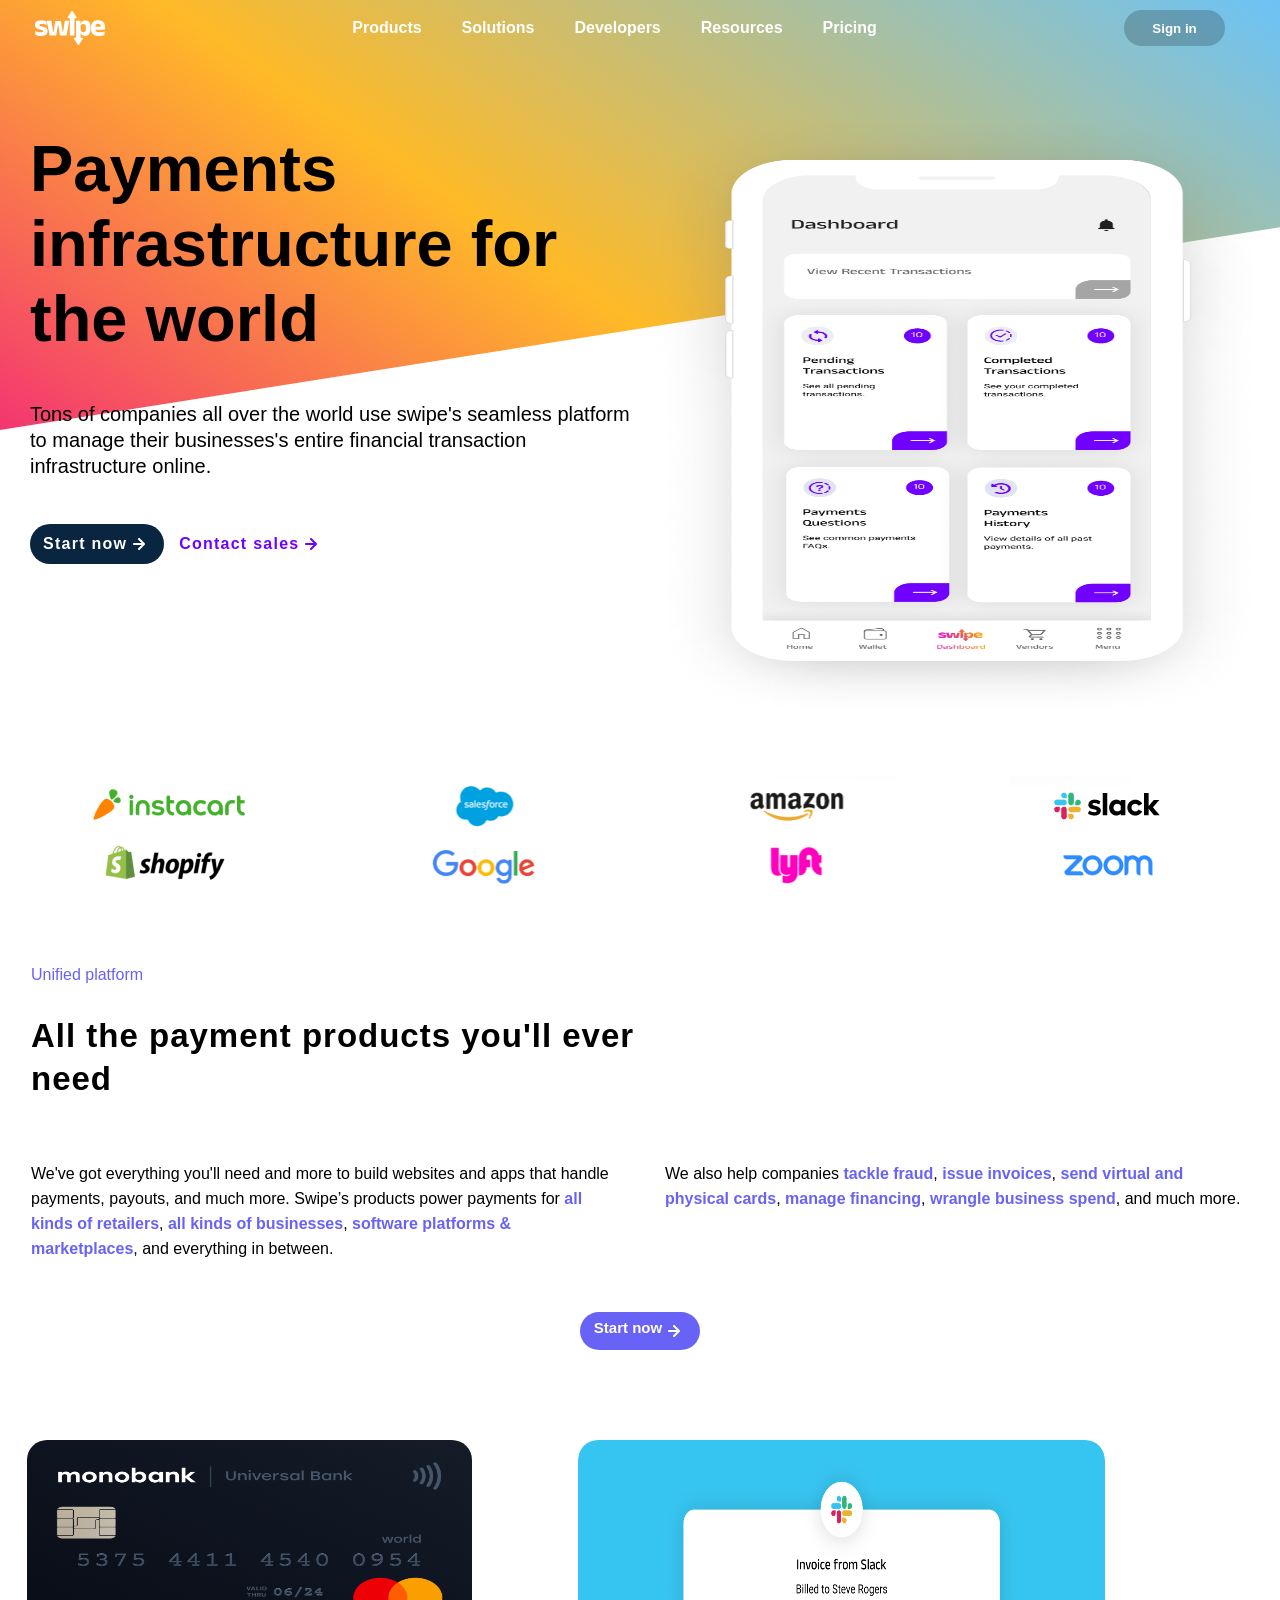
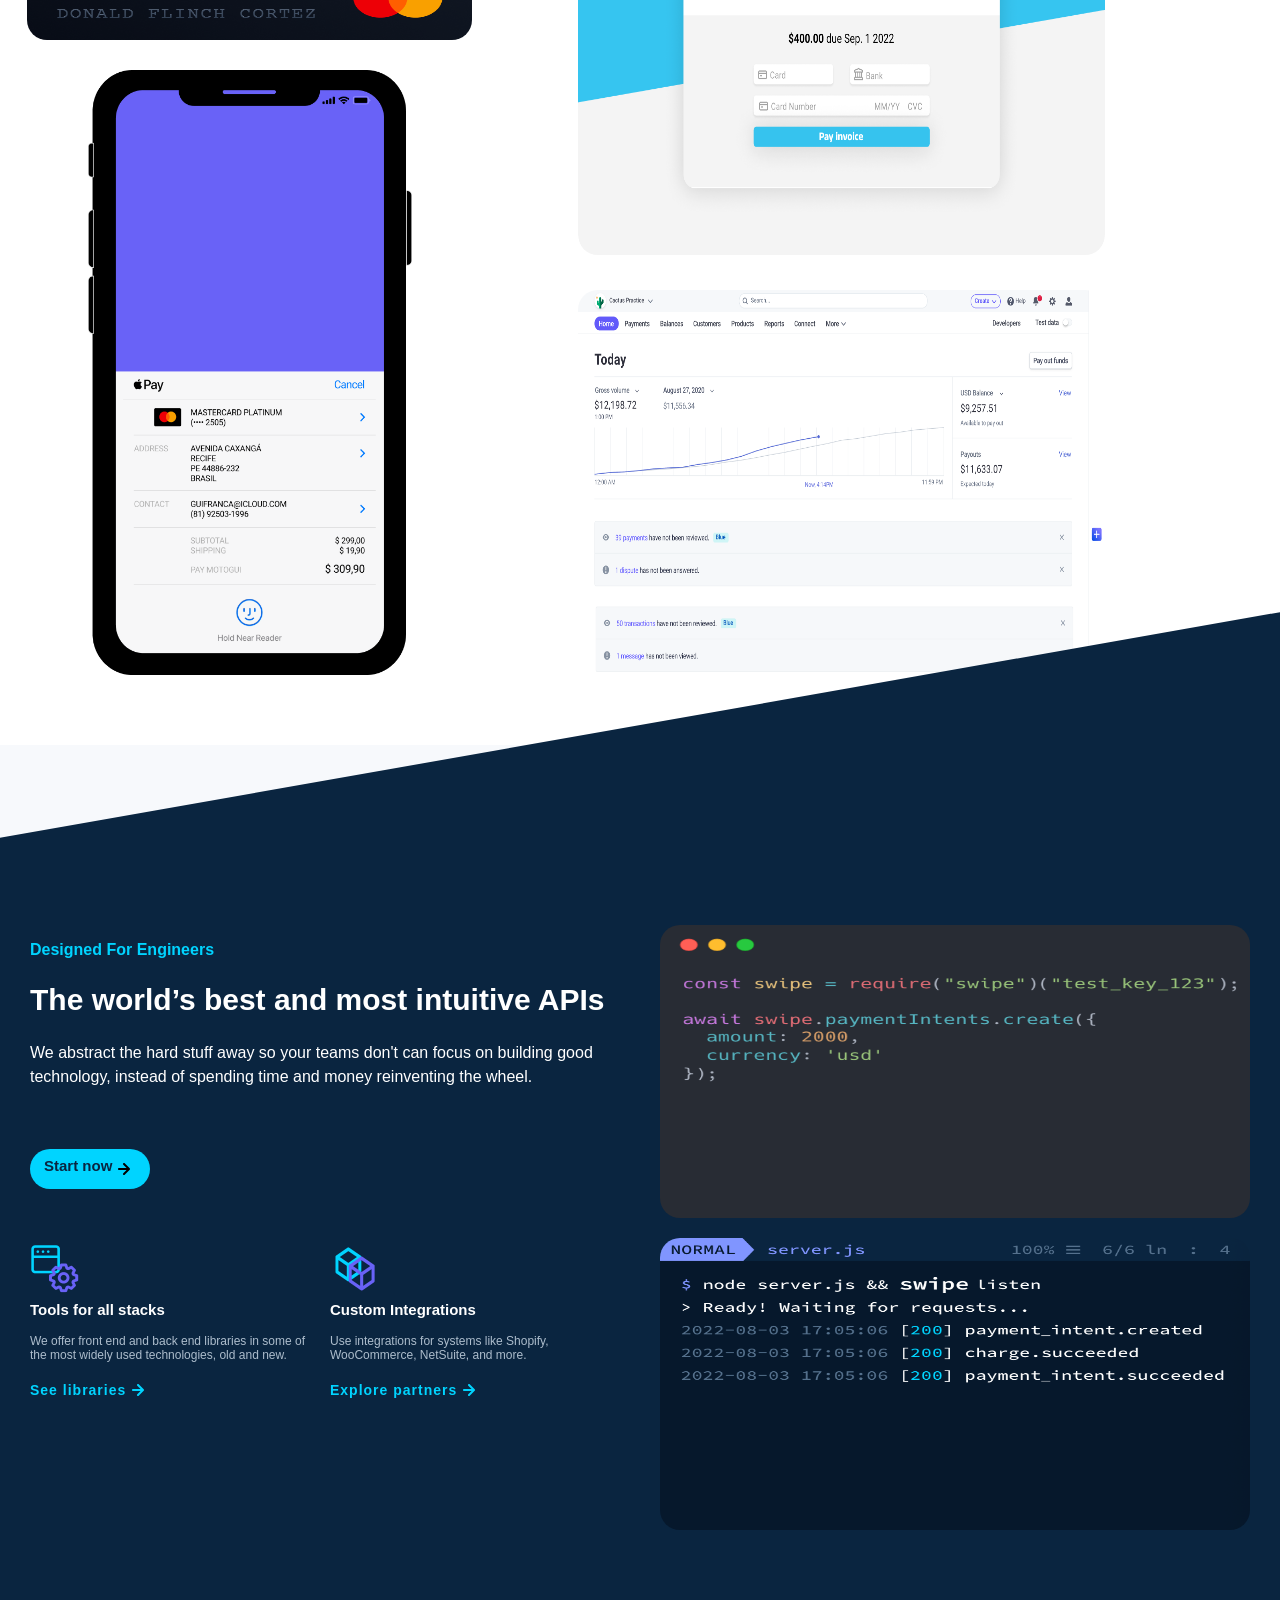
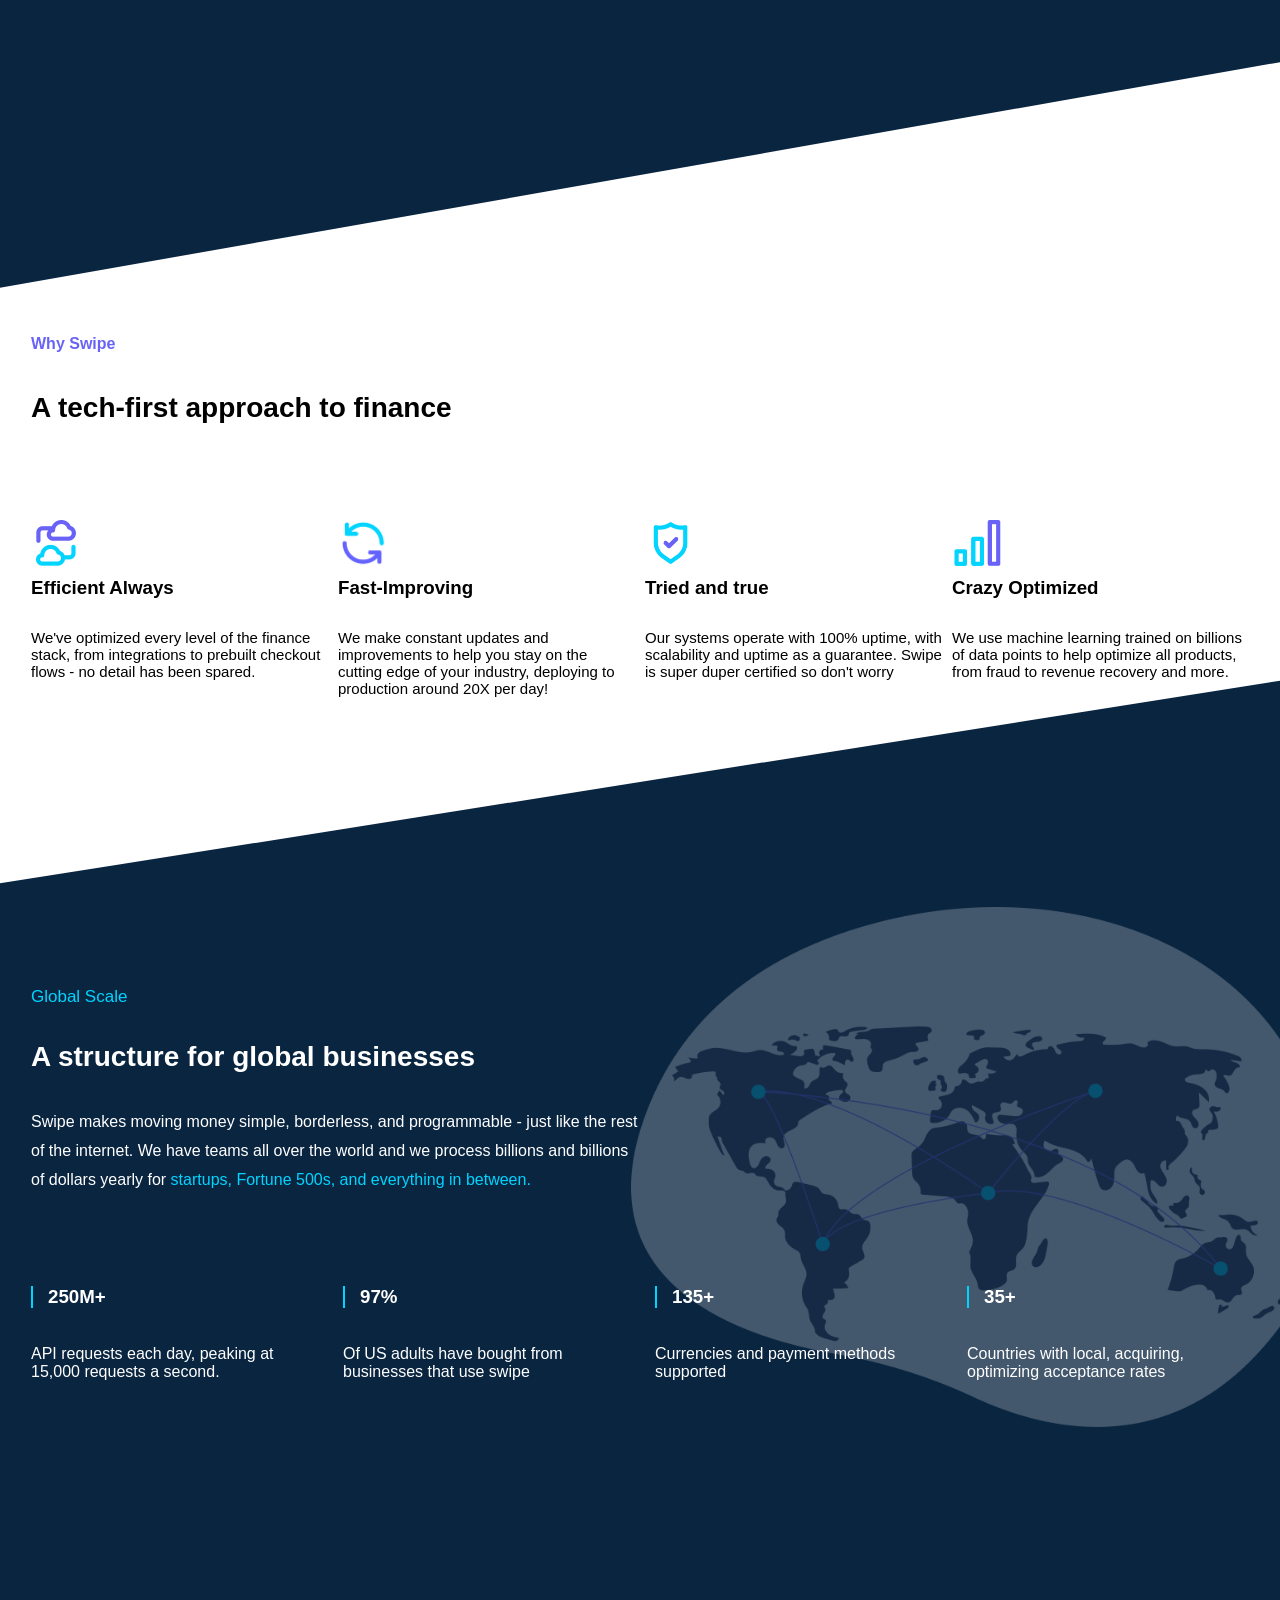
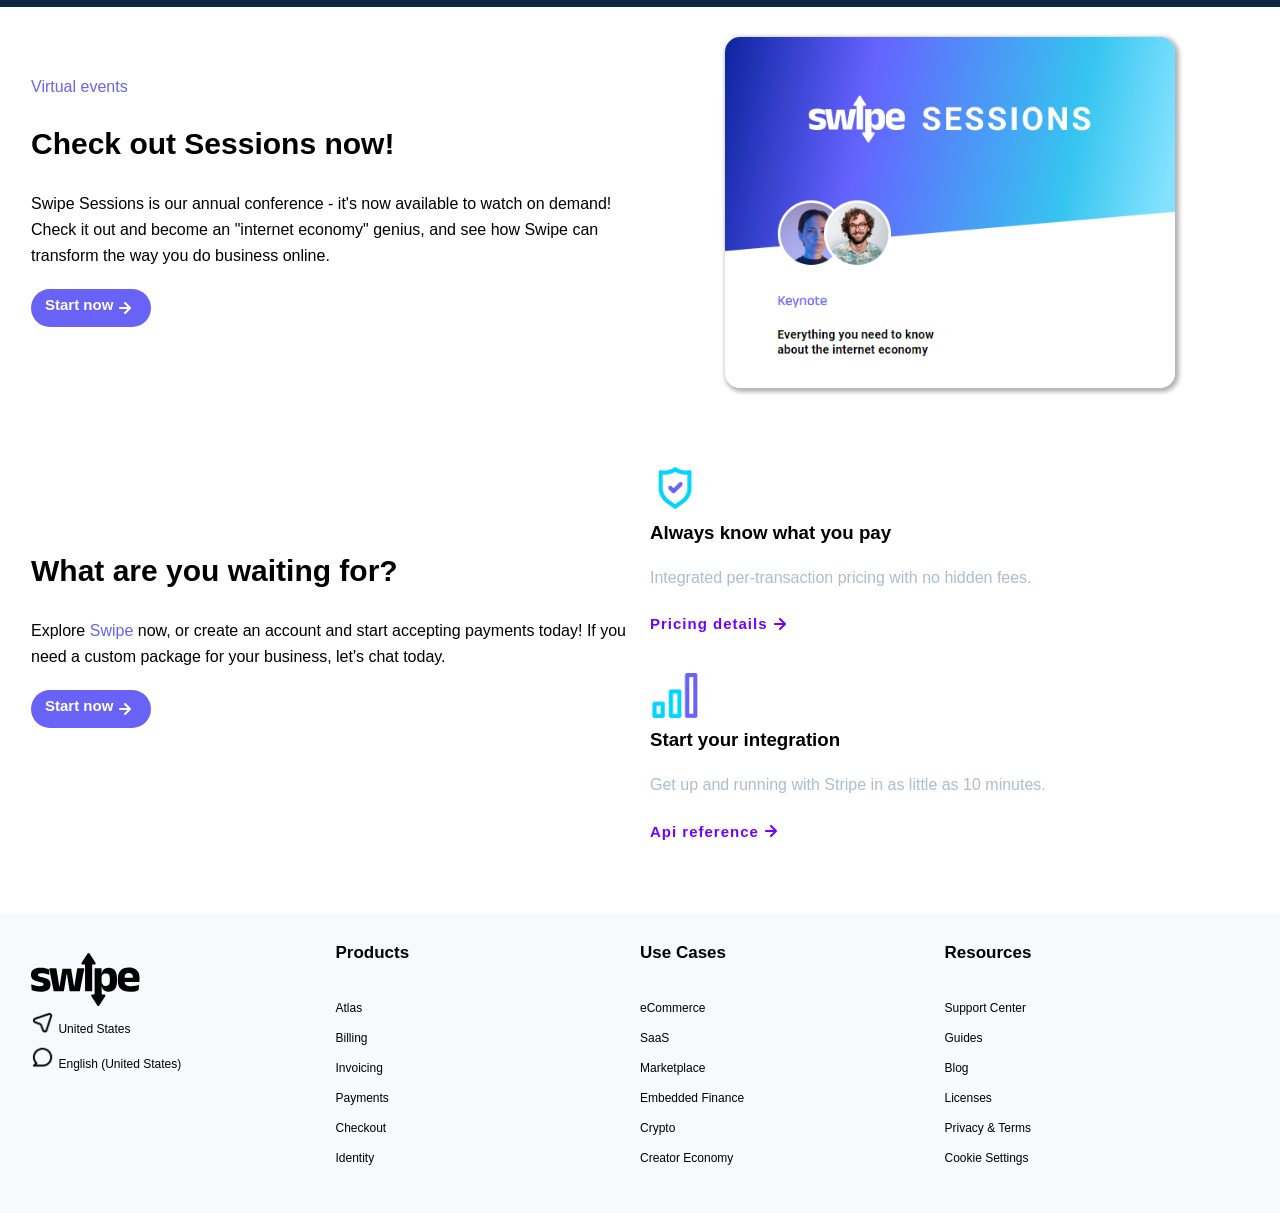
<file: index.html>
<!DOCTYPE html>
<html lang="en">
  <head>
    <meta charset="UTF-8" />
    <meta http-equiv="X-UA-Compatible" content="IE=edge" />
    <meta name="viewport" content="width=device-width, initial-scale=1.0" />
    <title>Swipe</title>
    <link
      rel="stylesheet"
      href="https://fonts.googleapis.com/css2?family=Material+Symbols+Outlined:opsz,wght,FILL,GRAD@20..48,100..700,0..1,-50..200"
    />
    <link rel="stylesheet" href="styles2.css" />
  </head>
  <body>
    <!-- SECTION 1 -->
    <section class="header-section_1">
      <div class="background-header"></div>
      <div class="general-container">
      <header>
        <nav class="menu">
          <img class="swipe" src="assets/logo-white.svg" alt="logo" />
          <span class="material-symbols-outlined">menu</span>
          <ul class="menulist">
            <li><a class="letter" href="#">Products</a></li>
            <li><a class="letter" href="#">Solutions</a></li>
            <li><a class="letter" href="#">Developers</a></li>
            <li><a class="letter" href="#">Resources</a></li>
            <li><a class="letter" href="#">Pricing</a></li>
          </ul>
          <button class="botonppal">Sign in</button>
        </nav>
      </header>
      <div class="hero">
        <div class="section-container_baner">
          <div class="content-section_payments">
            <h1 class="payments-title">
              Payments infrastructure for the world
            </h1>
            <p class="payments-paragraph">
              Tons of companies all over the world use swipe's seamless platform
              to manage their businesses's entire financial transaction
              infrastructure online.
            </p>
            <div class="payments-buttons_container">
              <button class="button-start animation-arrow">
                Start now
                <img
                  class="arrow"
                  src="assets/arrow-right-light.svg"
                  alt="Start now"
                />
              </button>
              <button class="button-end animation-arrow">
                Contact sales
                <img
                  class="arrow"
                  src="assets/arrow-right-purple.svg"
                  alt="Contact sales"
                />
              </button>
            </div>
          </div>
          <img class="img-hero" src="assets/hero-phone.png" alt="image-phone" />
        </div>
      </div>
      <div class="contenedorimg">
        <div class="seccioneslogos">
          <div class="logosimg">
            <img
              class="sponsors-logo"
              src="assets/instacart.png"
              alt="instacart"
            />
            <img
              class="sponsors-logo"
              src="assets/salesforce.png"
              alt="salesforce"
            />
            <img class="sponsors-logo" src="assets/amazon.png" alt="amazon" />
            <img class="sponsors-logo" src="assets/slack.png" alt="slack" />
            <img class="sponsors-logo" src="assets/shopify.png" alt="Shopify" />
            <img class="sponsors-logo" src="assets/google.png" alt="google" />
            <img class="sponsors-logo" src="assets/lyft.png" alt="lyft" />
            <img class="sponsors-logo" src="assets/zoom.png" alt="zoom" />
          </div>
        </div>
      </div>
     </section>
  </div>
    <!-- SECTION 2 -->
    <div class="background-section_2">
    <section class="unified-section_2">
        <div class="section-container">
          <p class="unified-paragraph">Unified platform</p>
          <h2 class="payment-products_title">All the payment products you'll ever need</h2>
          <div class="two-column">
            <div class="col-left">
              <p class="one-paragraph">
              We've got everything you'll need and more to build websites and
              apps that handle payments, payouts, and much more. Swipe’s
              products power payments for<a class="purple-font" href="#"> all kinds of retailers</a>,<a class="purple-font" href="#"> all kinds of
              businesses</a>,<a class="purple-font" href="#"> software platforms & marketplaces</a>, and everything in between.
              </p>
            </div>
            <div class="col-right">
              <p class="two-paragraph">
              We also help companies<a class="purple-font" href="#"> tackle fraud</a>,<a class="purple-font" href="#"> issue invoices</a>,<a class="purple-font" href="#"> send virtual and
              physical cards</a>,<a class="purple-font" href="#"> manage financing</a>,<a class="purple-font" href="#"> wrangle business spend</a>, and much more.
              </p>
            </div>
          </div>
            <button class="button-start_now">Start now <img class="arrow-two"
              src="assets/arrow-right-light.svg"
              alt="Start now"
            /></button>
        </div>
        <div class="images">
          <div class="card-phone">
            <img class="credit-card"src="assets/credit-card.png" alt="Credit-card">
            <img class="phone" src="assets/phone.png" alt="Phone">
          </div>
          <div class="invoice-dash">
            <img class="invoice" src="assets/slack-invoice.png" alt="Slack-Invoice">
            <img class="dash" src="assets/dash.png" alt="Dash">
          </div>
        </div>
      </section>
    </div>
  <!-- SECTION 3 -->
  <div class="background-2_3">
  <section class="designed-for_engineers_3">
    <div class="background-blue">
    <div class="designed">
      <div class="section-container_designed">
      <p class="subtitle2">Designed For Engineers</p>
      <h2 class="worlds-title">The world’s best and most intuitive APIs</h2>
      <p class="abstract-paragraph">We abstract the hard stuff away so your teams don't can focus on building good technology,
        instead of spending time and money reinventing the wheel.
      </p>
      <button class="start-now3">Start now <img class="arrow-three" src="assets/arrow-right-dark.svg" alt="Start-now"></button>
    <div class="two-columns_toolsCustom">
      <div class="img-container_designed">
      <img class="tools-custom" src="assets/tools-icon.png" alt="Tools">
      <h3 class="title-3">Tools for all stacks</h3>
      <p class="secondary-text">We offer front end and back end libraries in some of the most
        widely used technologies, old and new.</p>
      <button class="buttons-3 animation-btn3">See libraries <img class="arrow-four" src="assets/arrow-right-blue.svg" alt="See-libraries"></button>
    </div>
    <div class="img-container_designed">
      <img class="tools-custom" src="assets/cube-icon.png" alt="Custom">
      <h3 class="title-3">Custom Integrations</h3>
      <p class="secondary-text">Use integrations for systems like Shopify, WooCommerce, NetSuite,
        and more.</p>
        <button class="buttons-3 animation-btn3">Explore partners <img class="arrow-four" src="assets/arrow-right-blue.svg" alt="Explore-partners"></button>
    </div>
  </div>
  </div>
    <div class="images-container_designed">
        <img class="img-code_terminal" src="assets/api-code.png" alt="Code">
        <img class="img-code_terminal" src="assets/terminal-code.png" alt="Terminal-code">
    </div>
    </div>
  </div>
  </section>
</div>
<!-- SECTION 4 -->
<section class="why-swipe">
  <div class="section-container_whyswipe"> 
  <p class="subtitle3">Why Swipe</p>
  <h2 class="tech-first">A tech-first approach to finance</h2>
  <div class="container-general_4">
    <div class="efficient">
      <img class="img-section_4" src="assets/cloud-icon.png" alt="Efficient-Always">
      <h3>Efficient Always</h3>
        <p class="paragraph-text">We've optimized every level of the finance stack, from integrations to prebuilt checkout flows - no detail has been spared.</p>
    </div>
    <div class="fast">
      <img class="img-section_4" src="assets/cycle-icon.png" alt="Fast-Improving">
      <h3>Fast-Improving</h3>
      <p class="paragraph-text">We make constant updates and improvements to help you stay on the cutting edge of your industry, deploying to production around 20X per day!</p>
    </div>
    <div class="tried">
      <img class="img-section_4" src="assets/shield-icon.png" alt="Tried-and-true">
      <h3>Tried and true</h3>
      <p class="paragraph-text">Our systems operate with 100% uptime, with scalability and uptime as a guarantee. Swipe is super duper certified so don't worry</p>
    </div>
    <div class="crazy">
      <img class="img-section_4" src="assets/bars-icon.png" alt="Crazy-Optimized">
      <h3>Crazy Optimized</h3>
      <p class="paragraph-text">We use machine learning trained on billions of data points to help optimize all products, from fraud to revenue recovery and more.</p>
    </div>
</div>
</div>
</section>
<!-- SECTION 5 -->
<section class="global-scale">
<div class="background-5"></div>
<div class="background-5_2">
  <div class="container-general_5">
    <div class="container-one_section5">
      <div class="sub-container">
        <p class="glo-scale">Global Scale</p>
        <h2 class="title-a_structure">A structure for global businesses</h2>
        <p class="swipe-makes" >Swipe makes moving money simple, borderless, and programmable - just like the rest of the
          internet. We have teams all over the world and we process billions and billions of dollars
          yearly for <a class="startups" href="#">startups, Fortune 500s, and everything in between.</a></p>
     </div>
    <img class="img-global" src="assets/global-graphic.png" alt="Global-Graphic">
  </div>
  <div class="container-two_card">
    <div class="card">
      <h3 class="number">250M+</h3>
      <p class="paragraph-card">API requests each day, peaking at 15,000 requests a second.</p>
    </div>
    <div class="card">
      <h3 class="number">97%</h3>
      <p class="paragraph-card"> Of US adults have bought from businesses that use swipe</p>
    </div>
    <div class="card">
      <h3 class="number">135+</h3>
      <p class="paragraph-card">Currencies and payment methods supported</p>
    </div>
    <div class="card">
      <h3 class="number">35+</h3>
      <p class="paragraph-card">Countries with local, acquiring, optimizing acceptance rates</p>
    </div>
  </div>
  </div>
</div>
</section>
<!-- SECTION 6 -->
<section class="virtual-events"></section>
<div class="container-general_6">
  <div class="column-one">
   <div class="check">
    <p class="paragraph-virtual">Virtual events</p>
    <h2 class="sub-title_check">Check out Sessions now!</h2>
    <p class="paragraph-swipe_06">Swipe Sessions is our annual conference - it's now available to watch on demand! Check it out and become an "internet economy" genius, and see how Swipe can transform the way you do business online.</p>
     <button class="button-06 animation-btn6">Start now <img class="arrow-06" src="assets/arrow-right-light.svg" alt="arrow-ligth_06"></button> 
   </div> 
   <img class="img-sessions" src="assets/swipe-sessions.png" alt="Swipe-sessions">
  </div>
  <div class="column-two">
    <div class="waiting-for">
      <h2 class="sub-title_6">What are you waiting for?</h2>
       <p class="paragraph-explore">Explore <a class="swipe-text" href="#"> Swipe</a> now, or create an account and start accepting payments today! If you need a custom package for your business, let's chat today.
      </p> 
      <button class="button-06 animation-btn6">Start now <img class="arrow-06" src="assets/arrow-right-light.svg" alt="arrow-light_06"></button>
    </div>
    <div class="sub-column_two">
    <div class="always">
      <img class="icon_06" src="assets/shield-icon.png" alt="Always">
      <h3 class="subtitle_06">Always know what you pay</h3>
      <p class="paragraph-integrated_get">Integrated per-transaction pricing with no hidden fees.
      </p>
      <button class="button-06_pricing_api animation-btn6">Pricing details <img class="arrow-06" src="assets/arrow-right-purple.svg" alt="Pricing-details"></button>
    </div>
    <div class="start">
        <img class="icon_06" src="assets/bars-icon.png" alt="Start-your-integration">
      <h3 class="subtitle_06">Start your integration</h3>
       <p class="paragraph-integrated_get">Get up and running with Stripe in as little as 10 minutes.
       </p>
       <button class="button-06_pricing_api animation-btn6">Api reference <img class="arrow-06" src="assets/arrow-right-purple.svg" alt="Api-reference"> </button>
    </div>
    </div>
  </div>
</div>
<!-- SECTION 7 -->
<sEction>
  <footer class="footer-7">
    <div class="container-general_7">
      <div class="logo-swipe_black">
        <img src="assets/logo-dark.svg" alt="Swipe">
        <ul class="list-general">
          <li> <img class="icon-07_footer" src="assets/location-icon.png" alt="United-States"> <a class="list-7" href="#">United States</a></li>
          <li> <img class="icon-07_footer" src="assets/comment-icon.png" alt="English-United-States"> <a class="list-7" href="#">English (United States)</a></li>
        </ul>
      </div>
      <div class="products-7">
        <h3 class="titles_7">Products</h3>
        <ul class="list-general"> 
          <li><a class="list-7" href="#">Atlas</a></li>
          <li><a class="list-7" href="#">Billing</a></li>
          <li><a class="list-7" href="#">Invoicing</a></li>
          <li><a class="list-7" href="#">Payments</a></li>
          <li><a class="list-7" href="#">Checkout</a></li>
          <li><a class="list-7" href="#">Identity</a></li>
        </ul>
      </div>
      <div class="use-cases">
        <h3 class="titles_7">Use Cases</h3>
        <ul class="list-general">
          <li><a class="list-7" href="#">eCommerce</a></li>
          <li><a class="list-7" href="#">SaaS</a></li>
          <li><a class="list-7" href="#">Marketplace</a></li>
          <li><a class="list-7" href="#">Embedded Finance</a></li>
          <li><a class="list-7" href="#">Crypto</a></li>
          <li><a class="list-7" href="#">Creator Economy</a></li>
        </ul>
      </div>
      <div class="resources-7">
        <h3 class="titles_7">Resources</h3>
        <ul class="list-general">
          <li><a class="list-7" href="#">Support Center</a></li>
          <li><a class="list-7" href="#">Guides</a></li>
          <li><a class="list-7" href="#">Blog</a></li>
          <li><a class="list-7" href="#">Licenses</a></li>
          <li><a class="list-7" href="#">Privacy & Terms</a></li>
          <li><a class="list-7" href="#">Cookie Settings</a></li>
        </ul>
      </div>
    </div>
  </footer>
</sEction>
  </body>
</html>
</file>
<file: styles2.css>
* {
  margin: 0;
  padding: 0;
  box-sizing: border-box;
  font-family: Verdana, Geneva, Tahoma, sans-serif;
}
body {
  height: 100%;
}
/* SECCIÓN 1 */
/* MOBILE SCREEN */
.background-header {
  width: 100%;
  height: 250px; /* Ajusta la altura según tus necesidades */
  background: linear-gradient(40deg, #ef008f, #ffba27, #6ec3f4, #7038ff);
  position: absolute;
  background-size: 150% 150%;
  background-repeat: no-repeat;
  animation-name: mybackground;
  animation-duration: 13s;
  animation-timing-function: ease;
  animation-iteration-count: infinite;
  transform: skewY(-8deg); /*Inclina el contenedor*/
  transform-origin: 0;
  z-index: -1;
}
.menu {
  width: 100%;
  display: flex;
  justify-content: space-between;
  color: white;
  padding: 10px 30px 0 0;
}
.swipe {
  margin-left: 20px;
}
.menulist,
.botonppal {
  display: none;
}
.section-container_baner {
  width: 100%;
  margin-top: 70px;
  display: flex;
}
.content-section_payments {
  width: 100%;
  padding: 15px;
  display: flex;
  flex-direction: column;
  align-items: flex-start;
}
.payments-title {
  width: 100%;
  font-size: 35px;
  font-weight: 600;
}
.payments-paragraph {
  font-size: 16px;
  line-height: 26px;
  font-weight: 400;
  margin: 45px 0px;
  width: 100%;
}
.payments-buttons_container {
  display: flex;
  align-items: center;
  gap: 15px;
}
.button-start,
.button-end {
  display: flex;
  justify-content: center;
  align-items: center;
  font-size: 1em;
  letter-spacing: 1.25px;
  font-weight: bold;
  border: none;
  border-radius: 26px;
  padding: 8px 13px;
  background-color: transparent;
}
.button-start {
  background-color: rgb(10, 37, 64);
  color: #fff;
}
.button-end {
  color: rgb(112, 0, 255);
  padding: 0px;
}
.img-hero {
  display: none;
}
.logosimg {
  padding-top: 60px;
  display: grid;
  justify-items: center;
  grid-template-columns: repeat(2, 1fr);
  gap: 16px;
}
.sponsors-logo {
  width: 140px;
}
.unified-section_2 {
  width: 100%;
  margin-top: 60px;
}
.section-container {
  width: 100%;
  padding: 0px 16px;
}
.unified-paragraph {
  margin: 30px 0;
  padding-top: 40px;
  color: #6962f7;
}
.payment-products_title {
  width: 100%;
  font-weight: bold;
  font-size: 26px;
  letter-spacing: 1px;
  line-height: 43px;
  margin-bottom: 45px;
}
.one-paragraph,
.two-paragraph {
  width: 100%;
  margin: 16px 0 35px;
  line-height: 25px;
}
.purple-font {
  text-decoration: none;
  font-weight: bold;
  color: #6962f7;
  cursor: pointer;
}
.button-start_now {
  margin: 16px auto;
  padding: 7px 14px;
  display: flex;
  font-size: 15px;
  font-weight: bold;
  color: white;
  border: none;
  border-radius: 20px;
  background-color: #6962f7;
}
.images {
  width: 100%;
  height: 100%;
  display: flex;
  flex-direction: column;
  align-items: center;
  padding: 30px 16px 0px;
  gap: 0 25px;
}

.card-phone {
  width: 60%;
  padding-bottom: 40px;
  display: flex;
  flex-direction: column;
  align-items: center;
  gap: 35px;
}
.credit-card {
  width: 110%;
  border-radius: 15px;
}
.phone {
  width: 80%;
}
.invoice-dash {
  width: 65%;
  display: flex;
  flex-direction: column;
  align-items: center;
}
.invoice {
  width: 100%;
  height: 100%;
  margin-bottom: 30px;
  border-radius: 20px;
}
.dash {
  width: 100%;
  height: 100%;
  border-radius: 20px;
}
.background-2_3 {
  background-color: #f7f9fc;
  max-height: 210px;
}
.designed-for_engineers_3 {
  width: 100%;
}
.background-blue {
  max-width: 100%;
  height: 100%;
  background-color: #0a2540;
  transform: skewY(-9deg) translateY(-5px);
  z-index: -1;
}
.designed {
  height: 100%;
  transform: skewY(9deg);
  padding: 70px 16px 0px;
}
.subtitle2 {
  color: #00d4ff;
  font-weight: bold;
  margin: 16px 0;
}
.worlds-title {
  max-width: 100%;
  font-size: 27px;
  line-height: 50px;
  color: #fff;
}
.abstract-paragraph {
  color: #fff;
  line-height: 24px;
  margin: 16px 0 25px;
}
.start-now3 {
  margin: 20px 0;
  padding: 8px 14px;
  display: flex;
  font-size: 15px;
  font-weight: bold;
  color: #0a2540;
  border: none;
  border-radius: 20px;
  background-color: #00d4ff;
}
.tools-custom {
  width: 50px;
  margin: 8px 0;
  margin: 10px 0 3px;
}
.title-3 {
  font-size: 16px;
  color: #fff;
}
.secondary-text {
  font-size: 14px;
  color: #adbdcc;
  margin: 16px 0px;
}
.buttons-3 {
  display: flex;
  align-items: center;
  font-size: 15px;
  font-weight: bold;
  letter-spacing: 1px;
  color: #00d4ff;
  background-color: transparent;
  border: none;
}
.img-code_terminal {
  display: none;
}
.section-container_whyswipe {
  padding: 0 16px;
  margin-top: 750px;
}
.subtitle3 {
  color: #6962f7;
  font-weight: bold;
  font-size: 16px;
  margin-bottom: 25px;
}
.tech-first {
  font-size: 28px;
  line-height: 60px;
  margin-bottom: 70px;
}

.img-section_4 {
  height: 35px;
  margin: 10px 0px 5px;
}

.paragraph-text {
  font-size: 15px;
  margin: 30px 0;
}
/* SECTION 5 */
.global-scale {
  height:1050px;
}
.background-5 {
  height: 250px;
  background-color: #0a2540;
  transform: skewY(-9deg) translateY(-5px);
  position: relative;
  z-index: -1;
}
.background-5_2 {
  max-width: 100%;
  height: 990px;
  background-color: #0a2540;
  transform: translateY(-190px);
  z-index: -1;
  overflow-x: hidden;
}
.container-one_section5 {
  padding: 0 16px;
}
.glo-scale {
  font-size: 17px;
  color: #00d4ff;

}
.title-a_structure {
  font-size: 28px;
  font-weight: bold;
  color: white;
  margin: 25px 0;
  line-height: 50px;
}
.swipe-makes {
  color: white;
  line-height: 29px;
}
.startups {
  color: #00d4ff;
  text-decoration: none;
}
.img-global {
  width: 970px;
  position: absolute;
  z-index: -1;
  transform: translateY(-380px);
  opacity: 10%;
}
.container-two_card {
  padding: 15px 16px 0px;
}
.number,
.paragraph-card {
  color: white;
}
.number {
  border-left: 2px solid #00d4ff;
  margin: 37px 0;
  padding-left: 15px;
}
/* SECTION 06 */
.container-general_6{
  padding:0 16px;
}
.paragraph-virtual{
  color:#6962f7;
  margin:30px 0px 0px;
}
.sub-title_check,.sub-title_6{
  font-size: 30px;
  line-height: 45px;
  margin: 25px 0;
}
.swipe-text{
  text-decoration: none;
  color:#6962f7;
}
.img-sessions{
  width: 280px;
  display: block;
  margin: 0 auto;
  border-radius:15px;
  box-shadow: 2px 2px 4px 2px rgba(0, 0, 0, 0.3); 
}
.paragraph-swipe_06,.paragraph-explore{
  line-height: 26px;
}
.button-06{
  margin: 20px 0;
  padding: 7px 14px;
  display: flex;
  font-size: 15px;
  font-weight: bold;
  color: white;
  border: none;
  border-radius: 20px;
  background-color: #6962f7;
 
}
.icon_06{
  width: 50px;
  margin-top:35px;
}
.subtitle_06{
  margin: 5px 0;
}
.paragraph-integrated_get{
  margin: 25px 0px;
  color: #ADBDCC;
}
.button-06_pricing_api {
display: flex;
align-items: center;
font-size: 15px;
font-weight: bold;
letter-spacing: 1px;
color: #7000ff;
background-color: transparent;
border: none;
}
/* SECTION 7 */
.footer-7{
  background-color:#f7f9fc;
  height:300px;
}
.logo-swipe_black{
  padding-top:40px;
}
.titles_7{
  font-size: 17px;
  margin:30px 0px;
}
.list-7{
  text-decoration: none;
  color: black;
  line-height:30px;
  font-size: 12px;
}
.list-general{
  list-style: none;
}
.icon-07_footer{
  width:23px
}
.container-general_7{
  display:grid;
  grid-template-columns: repeat(2, 2fr);
  padding: 15px 16px 0;
  margin-top: 30px;
  
}

@media (min-width: 550px) {

  .menu {
    padding: 10px 40px 0px 0px;
  }
  .img-hero {
    display: flex;
    width: auto;
    height: 350px;
  }
  .logosimg {
    display: grid;
    grid-template-columns: repeat(4, 1fr);
    gap: 0;
    justify-content: center;
  }
  .sponsors-logo {
    width: 140px;
  }
  .card-phone {
    display: flex;
    flex-direction: column;
    align-items: center;
    width: 70%;
    gap: 15px;
  }
  .invoice-dash {
    width: 65%;
    display: flex;
    flex-direction: column;
  }
  .credit-card {
    height: 100%;
    border-radius: 15px;
    margin-bottom: 30px;
  }
  .phone {
    height: 100%;
  }
  .invoice {
    height: 300px;
    margin-bottom: 30px;
    border-radius: 20px;
  }
  .dash {
    height: 300px;
    border-radius: 20px;
  }
  .designed {
    display: flex;
    padding-top: 180px;
  }
  .img-code_terminal {
    display: flex;
    flex-direction: column;
    width: 260px;
    border-radius: 10px;
  }
  .section-container_designed,
  .img-container_designed {
    width: 50%;
  }
  .section-container_whyswipe {
    margin-top: 700px;
    padding: 400px 16px 0px;
  }
  .tech-first {
    font-size: 28px;
  }
  .img-section_4 {
    height: 50px;
  }
  .paragraph-text {
    font-size: 15px;
  }
  .container-general_4 {
    display: grid;
    grid-template-columns: repeat(2, 2fr);
    gap: 10px;
  }
  .background-5{
    height:200px;
    position:relative;
    z-index:-50;
  }
  .background-5_2 {
    transform: translateY(-160px);
    height:840px;
    z-index: -1;
  }
  .container-one_section5{
    padding-top:80px;
  }
  .global-scale {
    height:890px;
    }
    /* SECTION 6 */
  .img-sessions{
      width: 480px;
  }
    /* SECTION 7 */
  .container-general_7{
    display:grid;
    grid-template-columns: repeat(4, 1fr)
  }
}

/* TABLET */
@media (min-width: 768px) {
  .background-header {
    height: 220px; /*Ajusta la altura según tus necesidades */
    transform: skewY(-7deg); /*Inclina el contenedor*/
  }
  .menu {
    padding: 10px 40px 0px 0px;
  }
  .img-hero {
    display: flex;
    width: auto;
    height: 400px;
  }
  .sponsors-logo {
    width: 160px;
  }
  .material-symbols-outlined {
    display: none;
  }
  .menulist {
    width: 100%;
    display: flex;
    justify-content: center;
    align-items: center;
    color: white;
    padding: 0px 30px;
    list-style: none;
  }
  .botonppal {
    display: flex;
    align-items: center;
    justify-content: center;
    width: 15%;
    font-weight: bold;
    color: white;
    background: rgba(0, 0, 0, 0.2);
    border: none;
    border-radius: 20px;
  }
  .letter {
    color: white;
    font-weight: bold;
    padding: 10px;
    text-decoration: none;
  }
  .payment-products_title {
    width: 50%;
    font-size: 33px;
  }
  .two-column {
    width: 100%;
    display: flex;
    gap: 50px;
  }
  .col-left,
  .col-right {
    width: 49%;
  }
  .images {
    width: 90%;
    margin: 40px auto;
    display: flex;
    flex-direction: row;
    align-items: flex-start;
  }
  .card-phone {
    width: 40%;
    margin-right: 30px;
  }
  .invoice-dash {
    width: 44%;
    margin-left: 25px;
  }
  .credit-card {
    height: 100%;
    margin-bottom: 15px;
    border-radius: 15px;
  }
  .phone {
    height: 480px;
  }
  .invoice {
    height: 300px;
    margin-bottom: 35px;
    border-radius: 20px;
  }
  .dash {
    height: 300px;
    border-radius: 20px;
  }
  .background-blue {
    height: 1000px;
  }
  .designed {
    gap: 10px;
  }
  .two-columns_toolsCustom {
    display: flex;
    gap: 10px;
  }
  .section-container_designed,
  .img-container_designed {
    width: 50%;
  }
  .img-code_terminal {
    width: 95%;
    margin-bottom: 20px;
    border-radius: 20px;
  }
  .images-container_designed {
    width: 50%;
    display: flex;
    flex-direction: column;
    align-items: end;
  }
  .title-3 {
    font-size: 15px;
  }
  .secondary-text {
    font-size: 12px;
  }
  .buttons-3 {
    font-size: 14px;
  }
  .section-container_whyswipe {
    margin-top: 580px;
  }
  .container-general_4 {
    display: grid;
    grid-template-columns: repeat(4, 1fr);
  }
  .background-5 {
    height:280px;
  }
  .container-one_section5{
    display:grid;
    grid-template-columns: repeat(2, 1fr)
  }
  .img-global{
    width:700px;
    transform:translateX(422px) translateY(-40px);
    opacity: 25%;
  }
  .container-two_card{
    display:grid;
    grid-template-columns: repeat(2, 2fr);
    gap:20px;
  }
  /* SECTION 6 */
  .container-general_6{
    margin-top: 120px;
  }
  .column-one,.column-two{
    display:grid;
    grid-template-columns: repeat(2, 1fr);
    gap:20px;
  }
  .img-sessions{
    width: 360px;
    margin-top: 30px;
  }
  .column-one{
    margin-bottom: 40px
  }
  .waiting-for{
    display:flex;
    flex-direction: column;
    justify-content: center;
    align-items:flex-start;
  }
}

/* DESKTOP SCREEN */
@media (min-width: 1024px) {
  .background-header {
    height: 430px; /* Ajusta la altura según tus necesidades */
    transform: skewY(-9deg); /* Inclina el contenedor */
  }
  .letter {
    color: white;
    font-weight: bold;
    padding: 20px;
    text-decoration: none;
  }
  .letter:hover {
    text-decoration: underline;
  }
  .botonppal {
    width: 10%;
  }
  .botonppal:hover {
    cursor: pointer;
    background: rgba(252, 250, 250, 0.5);
  }
  .payments-title {
    font-size: 65px;
  }
  .payments-paragraph {
    font-size: 20px;
    margin-top: 45px;
  }
  .button-start:hover {
    cursor: pointer;
    background: rgba(10, 37, 64, 0.7);
  }
  .animation-arrow:hover > .arrow {
    transform: translate(7px);
    transition: transform 0.25s ease;
  }
  .button-end:hover {
    cursor: pointer;
    color: rgb(112, 0, 255);
    opacity: 0.8;
  }
  .img-hero {
    width: 100%;
    height: 600px;
  }
  .sponsors-logo {
    width: 200px;
  }
  .payment-products_title {
    width: 50%;
  }
  .two-column {
    width: 100%;
    display: flex;
    gap: 50px;
  }
  .col-left,
  .col-right {
    width: 49%;
  }
  .purple-font {
    text-decoration: none;
    color: #6962f7;
    font-weight: bold;
    cursor: pointer;
  }
  .purple-font:hover {
    color: rgb(68, 92, 112);
  }
  .button-start_now {
    cursor: pointer;
  }
  .button-start_now:hover {
    background: rgb(68, 92, 112);
  }
  .button-start_now:hover > .arrow-two {
    transform: translate(7px);
    transition: transform 0.25s ease;
  }
  .images {
    width: 90%;
    margin: 40px 0px;
    display: flex;
    padding: 50px 16px 0px;
    gap: 0;
  }
  .card-phone {
    width: 40%;
    display: flex;
    flex: 0 0 auto;
    padding: 0 16px;
  }
  .invoice-dash {
    width: 50%;
    padding: 0 10px;
    margin-left: 70px;
  }
  .credit-card {
    height: 200px;
    margin-bottom: 15px;
    border-radius: 20px;
  }
  .phone {
    height: 610px;
  }
  .invoice {
    height: 415px;
    margin-bottom: 35px;
    border-radius: 20px;
  }
  .dash {
    height: 415px;
    border-radius: 20px;
  }
  .background-blue {
    height: 1050px;
    transform: skewY(-10deg) translateY(-20px);
  }
  .designed {
    transform: skewY(10deg);
  }
  .section-container_designed,
  .images-container_designed {
    padding: 200px 15px;
  }
  .worlds-title {
    font-size: 30px;
  }
  .start-now3 {
    margin: 60px 0 45px;
  }
  .start-now3:hover {
    cursor: pointer;
    background: white;
  }
  .start-now3:hover > .arrow-three {
    transform: translate(7px);
    transition: transform 0.25s ease;
  }
  .buttons-3:hover {
    cursor: pointer;
    color: #00d4ff;
    opacity: 0.7;
  }
  .animation-btn3:hover > .arrow-four {
    transform: translate(7px);
    transition: transform 0.25s ease;
  }
  .images-container_designed {
    display: flex;
    flex-direction: column;
    align-items: center;
  }
  .img-code_terminal {
    height: 50%;
  }
  .general-container,
  .unified-section_2,
  .designed {
    max-width: 1380px;
    margin: 0 auto;
    padding: 0 15px;
  }
  .background-blue {
    height: 1050px;
    transform: skewY(-10deg) translateY(-20px);
  }
  .designed {
    transform: skewY(10deg);
  }
  .section-container_designed,
  .images-container_designed {
    padding: 200px 15px;
  }
  .start-now3:hover {
    cursor: pointer;
    background: white;
  }
  .start-now3:hover > .arrow-three {
    transform: translate(7px);
    transition: transform 0.25s ease;
  }
  .buttons-3:hover {
    cursor: pointer;
    color: #00d4ff;
    opacity: 0.7;
  }
  .animation-btn3:hover > .arrow-four {
    transform: translate(7px);
    transition: transform 0.25s ease;
  }
  .images-container_designed {
    display: flex;
    flex-direction: column;
    align-items: center;
  }
  .img-code_terminal {
    width: 100%;
    height: 45%;
  }
  .global-scale{
    height:820px;
    margin-top:60px;
  }
  .background-5_2{
    height:700px;
  }
  .startups:hover {
    cursor: pointer;
    color: white;
  }
  
  .img-global{
    width:700px;
    transform:translateX(600px) translateY(-80px);
    opacity: 25%;
  }
  .container-two_card{
    display:grid;
    grid-template-columns: repeat(4, 1fr);
    margin-top:40px;
    gap:30px;
  }
 /* SECTION 6 */
 .button-06,.button-06_pricing_api{
  cursor:pointer;
 }
 .button-06:hover{
  background-color: #0a2540;
 }
 .button-06_pricing_api:hover{
  opacity: 0.8;
 }
 .animation-btn6:hover>.arrow-06{
  transform: translate(7px);
  transition: transform 0.25s ease;
 }
 .img-sessions{
    width: 450px;
  }
  .check{
    display:flex;
    flex-direction: column;
    justify-content: center;
    align-items:flex-start;
  }
  .column-one,.column-two{
    padding: 0 16px;
    }
  .general-container,
  .unified-section_2,
  .designed,
  .why-swipe,.container-general_5,.container-general_6,.container-general_7 {
    max-width: 1450px;
    margin: 0 auto;
    padding: 0 15px;
  }
  /* SECTION 7 */
  .footer-7{
    margin-top: 70px;
    padding: 0 16px
  }
  .list-7:hover{
     text-decoration: underline;
     color:purple; 
  }
}
/* PANTALLAS MAS GRANDES */
@media (min-width: 1365px) {
  .background-header {
    height: 474px; /* Ajusta la altura según tus necesidades */
    transform: skewY(-8deg); /*Inclina el contenedor*/
  }
  .content-section_payments {
    width: 50%;
  }
  .payments-paragraph {
    margin: 60px 0px;
  }
  .img-hero {
    margin-left: 200px;
  }
  .purple-font {
    text-decoration: none;
    color: #6962f7;
    font-weight: bold;
    cursor: pointer;
  }
  .purple-font:hover {
    color: rgb(68, 92, 112);
  }

  .background-blue {
    transform: skewY(-10deg) translateY(-10px);
    height: 1150px;
  }
  .images-container_designed {
    display: flex;
    max-width: 100%;
    height: 50%;
  }
  .section-container_designed,
  .images-container_designed {
    padding: 270px 15px 200px;
  }
  .start-now3 {
    margin: 60px 0 45px;
  }
  .img-code_terminal {
    height: 300px;
  }
  .why-swipe{
    padding-top:80px;
  }
  .background-5{
    height:440px;
  }
  .background-5_2 {
    transform: translateY(-210px);
  }
  .global-scale{
    height:820px;
    margin-top:100px;
  }
  .img-global{
    width:750px;
    transform:translateX(755px) translateY(-80px);
    opacity: 25%;
  }
  .container-two_card{
    margin-top:100px;
  }
  /* SECTION 6 */
  .img-sessions{
    width: 580px;
  }
  .container-general_6{
    margin-top: 130px;
  }
}
/* ANIMATION BACKGROUND */
@keyframes mybackground {
  0% {
    background-position: 0 50%;
  }
  50% {
    background-position: 100% 50%;
  }
  100% {
    background-position: 0% 50%;
  }
}
</file>
